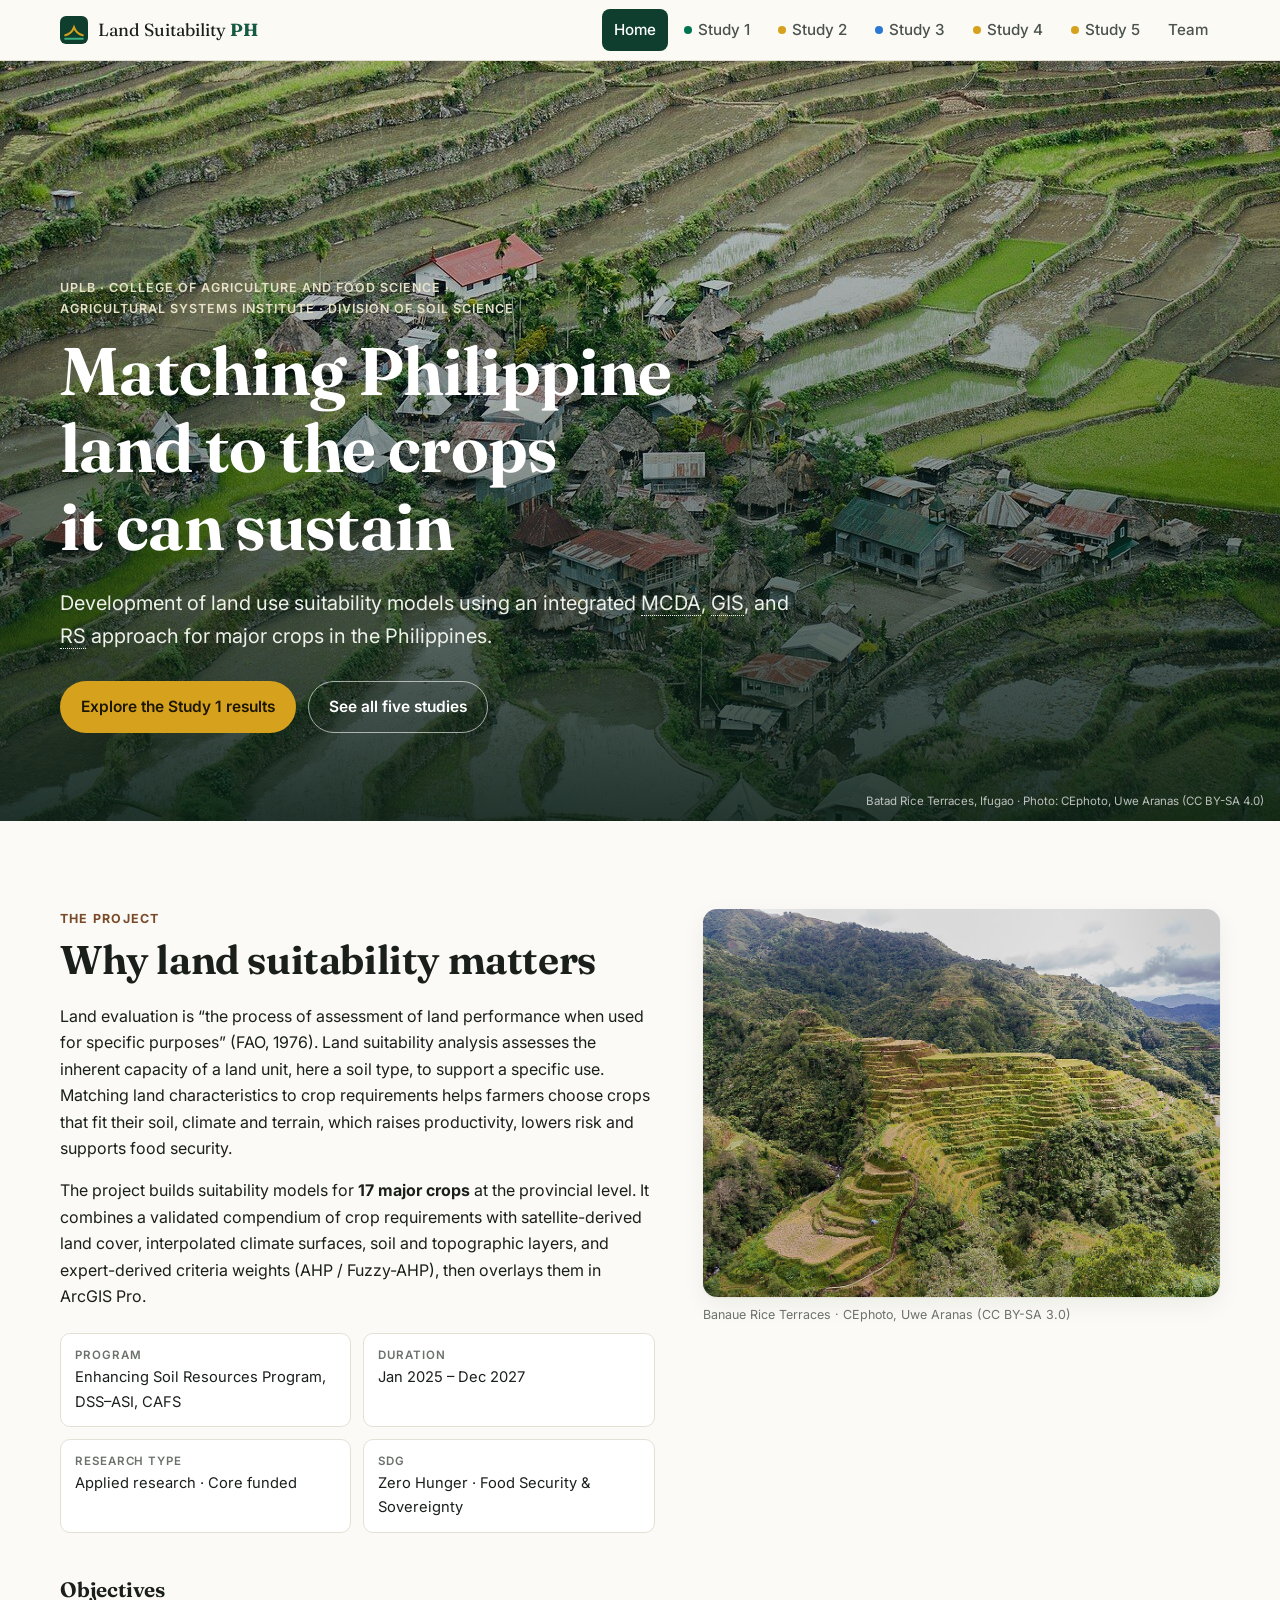
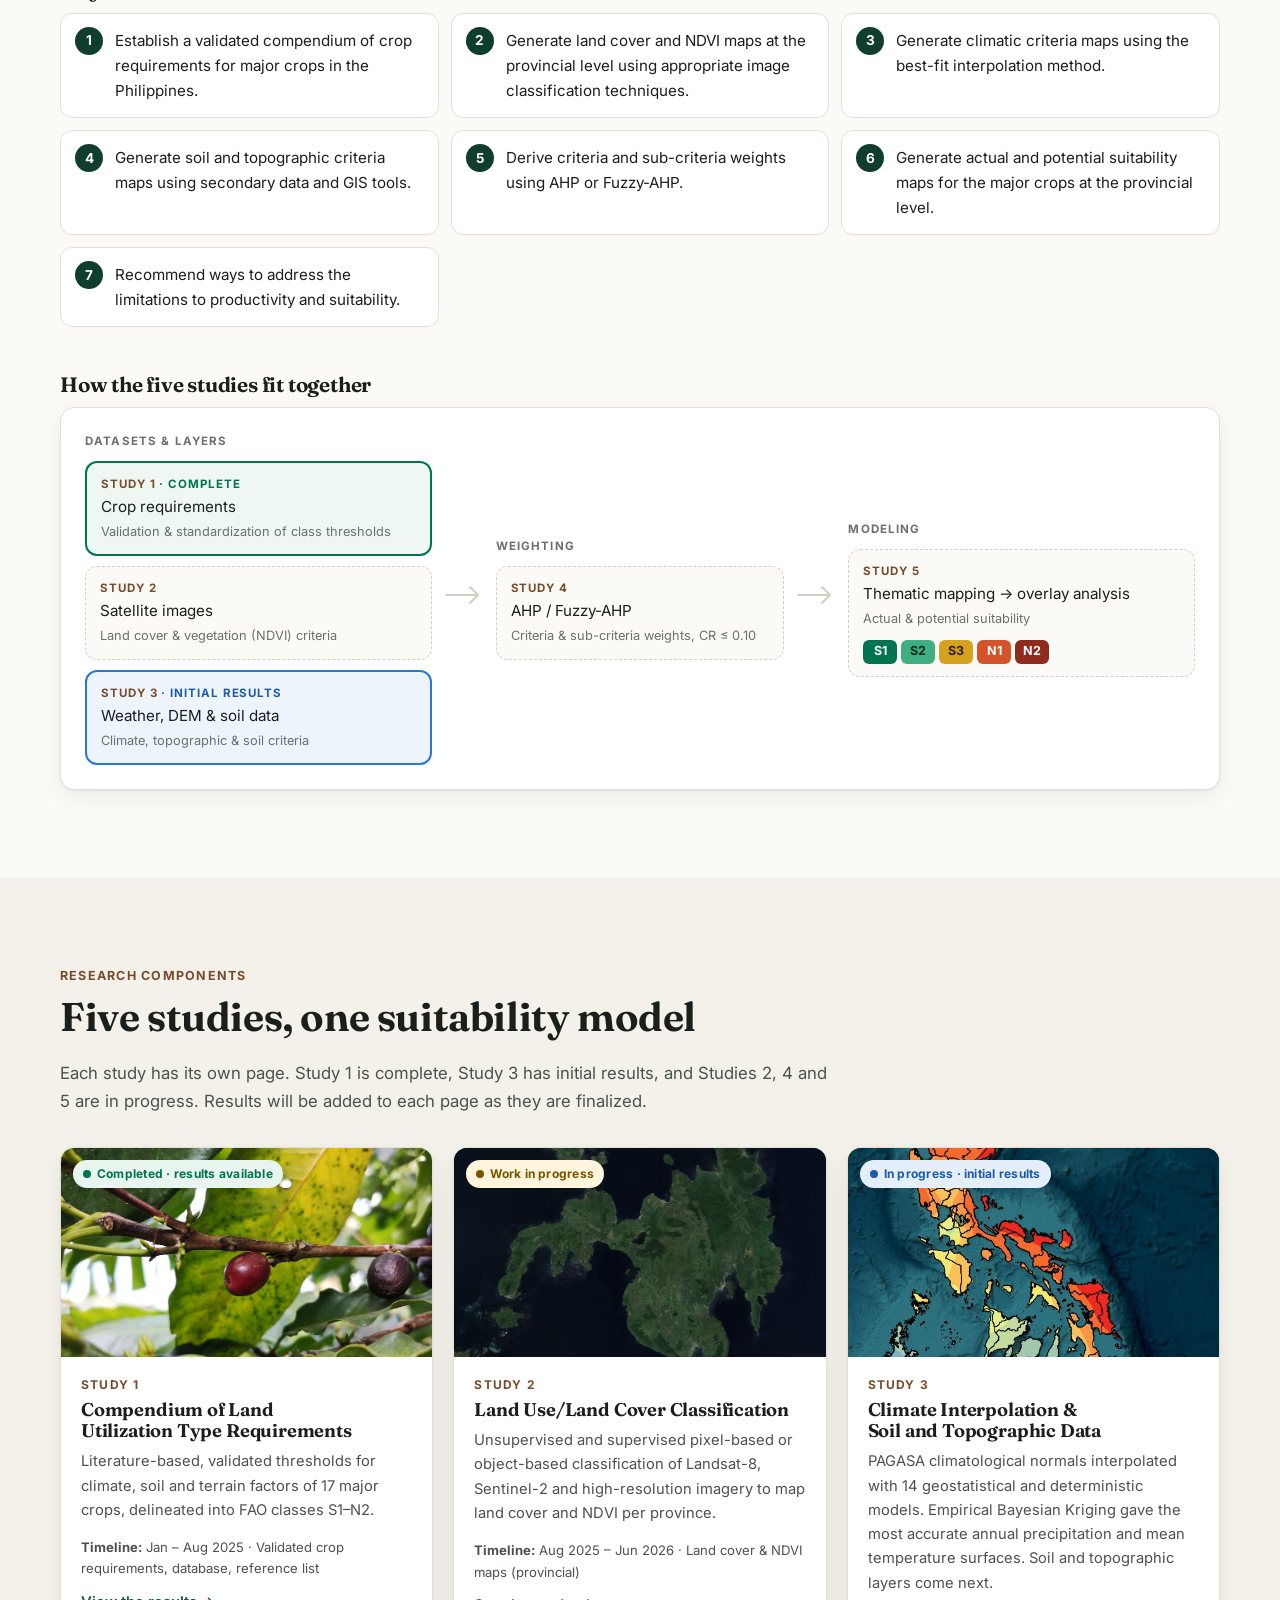
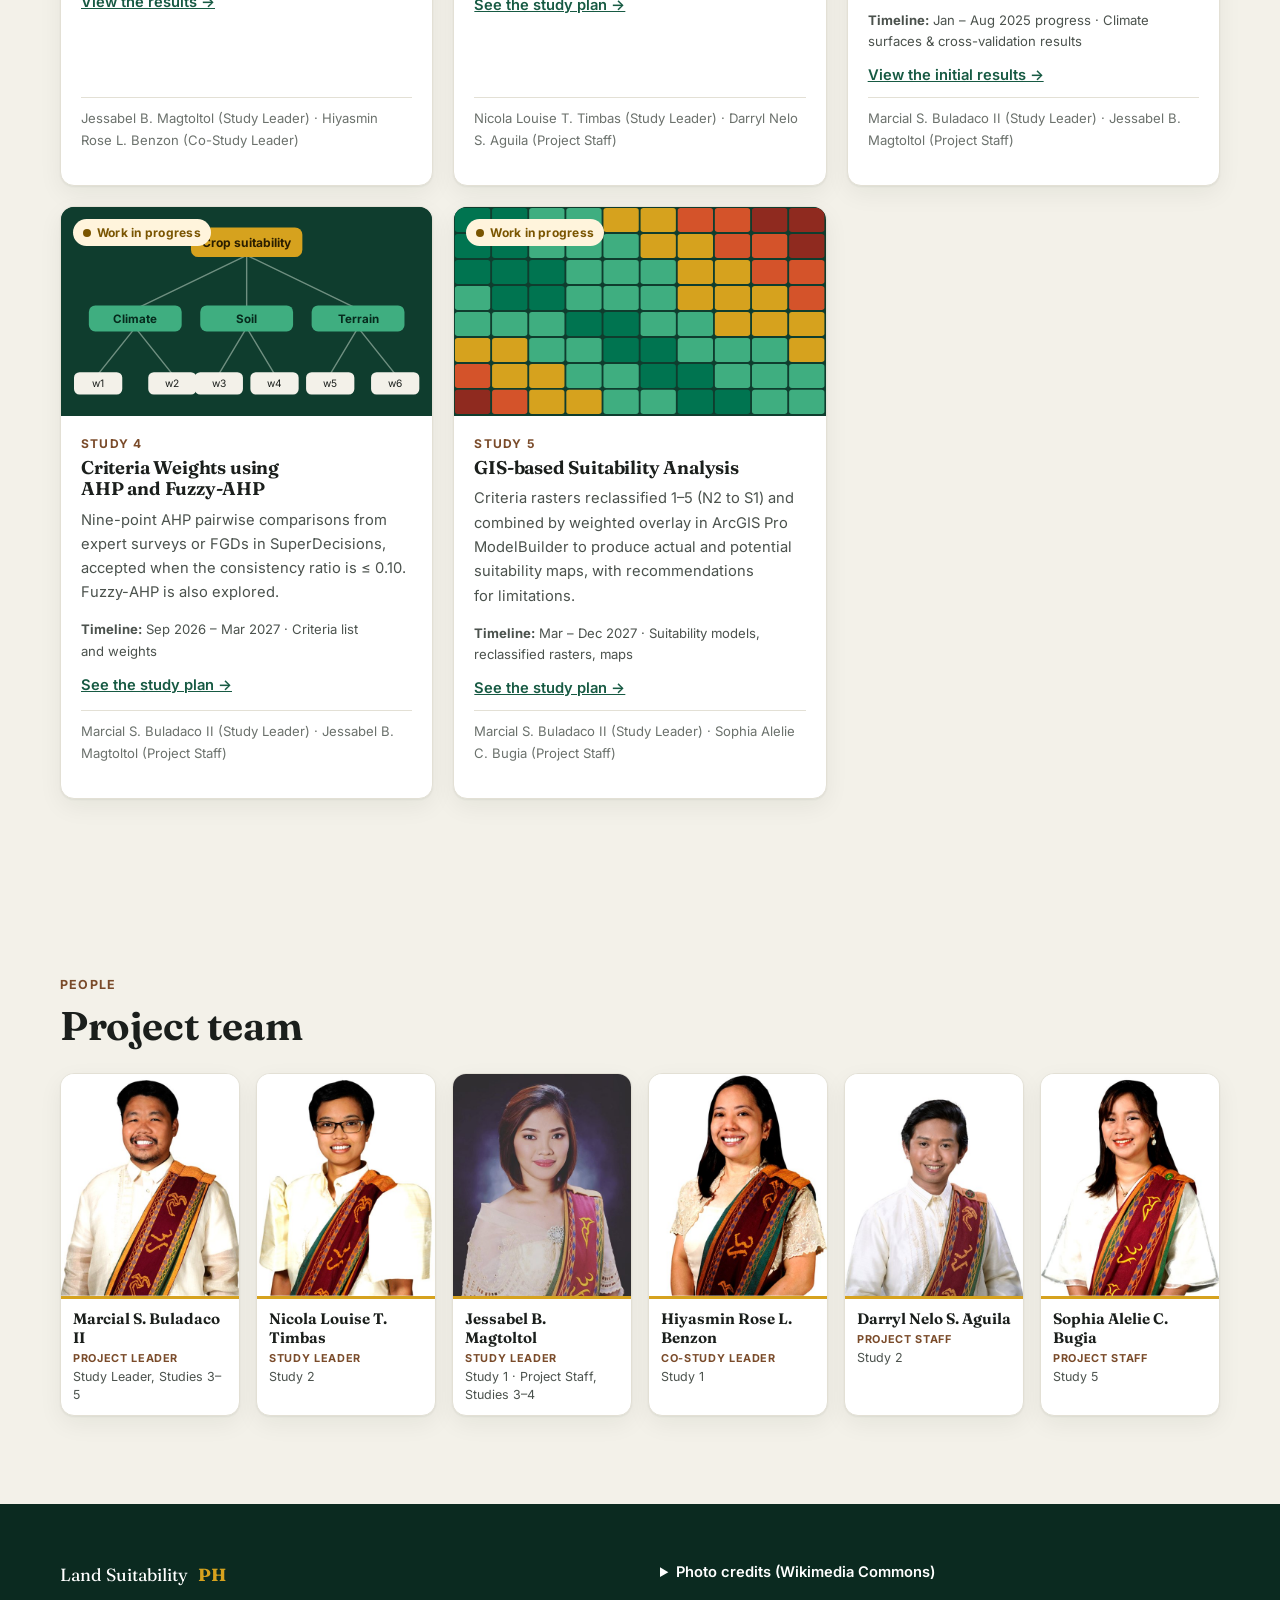
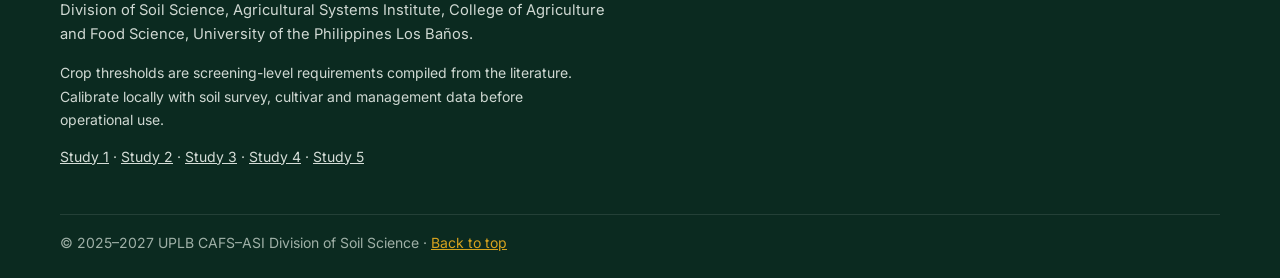
<file: docs/index.html>
<!doctype html>
<html lang="en">
<head>
<meta charset="utf-8">
<meta name="viewport" content="width=device-width, initial-scale=1">
<title>Land Suitability PH</title>
<meta name="description" content="Development of land use suitability models using integrated MCDA, GIS, and RS approach for major crops in the Philippines.">
<link rel="icon" href="data:image/svg+xml,%3Csvg xmlns='http://www.w3.org/2000/svg' viewBox='0 0 32 32'%3E%3Crect width='32' height='32' rx='7' fill='%230f3d2e'/%3E%3Cpath d='M6 22c5-1 8-4 10-9 2 5 5 8 10 9' stroke='%23d6a21e' stroke-width='2.4' fill='none' stroke-linecap='round'/%3E%3Cpath d='M6 26h20' stroke='%233fae80' stroke-width='2.4' stroke-linecap='round'/%3E%3C/svg%3E">
<link rel="preconnect" href="https://fonts.googleapis.com">
<link rel="preconnect" href="https://fonts.gstatic.com" crossorigin>
<link href="https://fonts.googleapis.com/css2?family=Fraunces:opsz,wght@9..144,500;9..144,650&family=Inter:wght@400;500;600;700&display=swap" rel="stylesheet">
<link rel="stylesheet" href="assets/css/style.css?v=6">
</head>
<body data-page="home">
<header id="site-header" class="nav"></header>
<main id="main">
<section class="hero">
  <img class="hero-img" src="assets/img/hero.jpg" alt="Aerial view of the Batad rice terraces in Ifugao, Philippines" fetchpriority="high">
  <div class="hero-shade"></div>
  <div class="hero-content wrap">
    <p class="eyebrow">UPLB · College of Agriculture and Food Science · Agricultural Systems Institute · Division of Soil Science</p>
    <h1>Matching Philippine land to the crops it can sustain</h1>
    <p class="lede">Development of land use suitability models using an integrated <abbr title="Multi-Criteria Decision Analysis">MCDA</abbr>, <abbr title="Geographic Information Systems">GIS</abbr>, and <abbr title="Remote Sensing">RS</abbr> approach for major crops in the Philippines.</p>
    <div class="hero-cta">
      <a class="btn btn-primary" href="study-1.html">Explore the Study 1 results</a>
      <a class="btn btn-ghost" href="#studies">See all five studies</a>
    </div>
  </div>
  <p class="hero-credit">Batad Rice Terraces, Ifugao · Photo: CEphoto, Uwe Aranas (CC BY-SA 4.0)</p>
</section>

<!-- ============ PROJECT ============ -->
<section id="project" class="section">
  <div class="wrap two-col">
    <div>
      <p class="kicker">The project</p>
      <h2>Why land suitability matters</h2>
      <p>Land evaluation is “the process of assessment of land performance when used for specific purposes” (FAO, 1976). Land suitability analysis assesses the inherent capacity of a land unit, here a soil type, to support a specific use. Matching land characteristics to crop requirements helps farmers choose crops that fit their soil, climate and terrain, which raises productivity, lowers risk and supports food security.</p>
      <p>The project builds suitability models for <strong>17 major crops</strong> at the provincial level. It combines a validated compendium of crop requirements with satellite-derived land cover, interpolated climate surfaces, soil and topographic layers, and expert-derived criteria weights (AHP / Fuzzy-AHP), then overlays them in ArcGIS Pro.</p>
      <div class="meta-grid">
        <div><span>Program</span>Enhancing Soil Resources Program, DSS–ASI, CAFS</div>
        <div><span>Duration</span>Jan 2025 – Dec 2027</div>
        <div><span>Research type</span>Applied research · Core funded</div>
        <div><span>SDG</span>Zero Hunger · Food Security &amp; Sovereignty</div>
      </div>
    </div>
    <figure class="project-fig">
      <img src="assets/img/terraces.jpg" alt="Banaue rice terraces carved into a green mountainside" loading="lazy">
      <figcaption>Banaue Rice Terraces · CEphoto, Uwe Aranas (CC BY-SA 3.0)</figcaption>
    </figure>
  </div>

  <div class="wrap">
    <h3 class="sub">Objectives</h3>
    <ol class="objectives">
      <li>Establish a validated compendium of crop requirements for major crops in the Philippines.</li>
      <li>Generate land cover and NDVI maps at the provincial level using appropriate image classification techniques.</li>
      <li>Generate climatic criteria maps using the best-fit interpolation method.</li>
      <li>Generate soil and topographic criteria maps using secondary data and GIS tools.</li>
      <li>Derive criteria and sub-criteria weights using AHP or Fuzzy-AHP.</li>
      <li>Generate actual and potential suitability maps for the major crops at the provincial level.</li>
      <li>Recommend ways to address the limitations to productivity and suitability.</li>
    </ol>

    <h3 class="sub">How the five studies fit together</h3>
    <div class="flow" role="img" aria-label="Schematic: Study 1 crop requirements, Study 2 satellite images, and Study 3 climate, elevation and soil data feed criteria layers; Study 4 AHP weights and these layers feed Study 5 thematic mapping, overlay analysis, and suitability classification S1 to N2.">
      <div class="flow-col">
        <div class="flow-tag">Datasets &amp; layers</div>
        <a class="flow-node s1 done" href="study-1.html"><b>Study 1</b>Crop requirements<small>Validation &amp; standardization of class thresholds</small></a>
        <a class="flow-node s2" href="study-2.html"><b>Study 2</b>Satellite images<small>Land cover &amp; vegetation (NDVI) criteria</small></a>
        <a class="flow-node s3 partial" href="study-3.html"><b>Study 3</b>Weather, DEM &amp; soil data<small>Climate, topographic &amp; soil criteria</small></a>
      </div>
      <div class="flow-arrow" aria-hidden="true"><svg viewBox="0 0 40 24"><path d="M2 12h32m-8-8 8 8-8 8" fill="none" stroke="currentColor" stroke-width="2" stroke-linecap="round" stroke-linejoin="round"/></svg></div>
      <div class="flow-col">
        <div class="flow-tag">Weighting</div>
        <a class="flow-node s4" href="study-4.html"><b>Study 4</b>AHP / Fuzzy-AHP<small>Criteria &amp; sub-criteria weights, CR ≤ 0.10</small></a>
      </div>
      <div class="flow-arrow" aria-hidden="true"><svg viewBox="0 0 40 24"><path d="M2 12h32m-8-8 8 8-8 8" fill="none" stroke="currentColor" stroke-width="2" stroke-linecap="round" stroke-linejoin="round"/></svg></div>
      <div class="flow-col">
        <div class="flow-tag">Modeling</div>
        <a class="flow-node s5" href="study-5.html"><b>Study 5</b>Thematic mapping → overlay analysis<small>Actual &amp; potential suitability</small>
          <span class="class-row"><i class="c-S1">S1</i><i class="c-S2">S2</i><i class="c-S3">S3</i><i class="c-N1">N1</i><i class="c-N2">N2</i></span>
        </a>
      </div>
    </div>
  </div>
</section>

<!-- ============ STUDIES ============ -->
<section id="studies" class="section alt">
  <div class="wrap">
    <p class="kicker">Research components</p>
    <h2>Five studies, one suitability model</h2>
    <p class="section-lede">Each study has its own page. Study 1 is complete, Study 3 has initial results, and Studies 2, 4 and 5 are in progress. Results will be added to each page as they are finalized.</p>
    <div class="study-grid" id="study-grid"></div>
  </div>
</section>

<!-- ============ TEAM ============ -->
<section id="team" class="section alt">
  <div class="wrap">
    <p class="kicker">People</p>
    <h2>Project team</h2>
    <div class="team-grid" id="team-grid"></div>
  </div>
</section>

</main>
<footer id="site-footer" class="footer"></footer>
<script src="assets/js/app.js?v=6"></script>
</body>
</html>
</file>
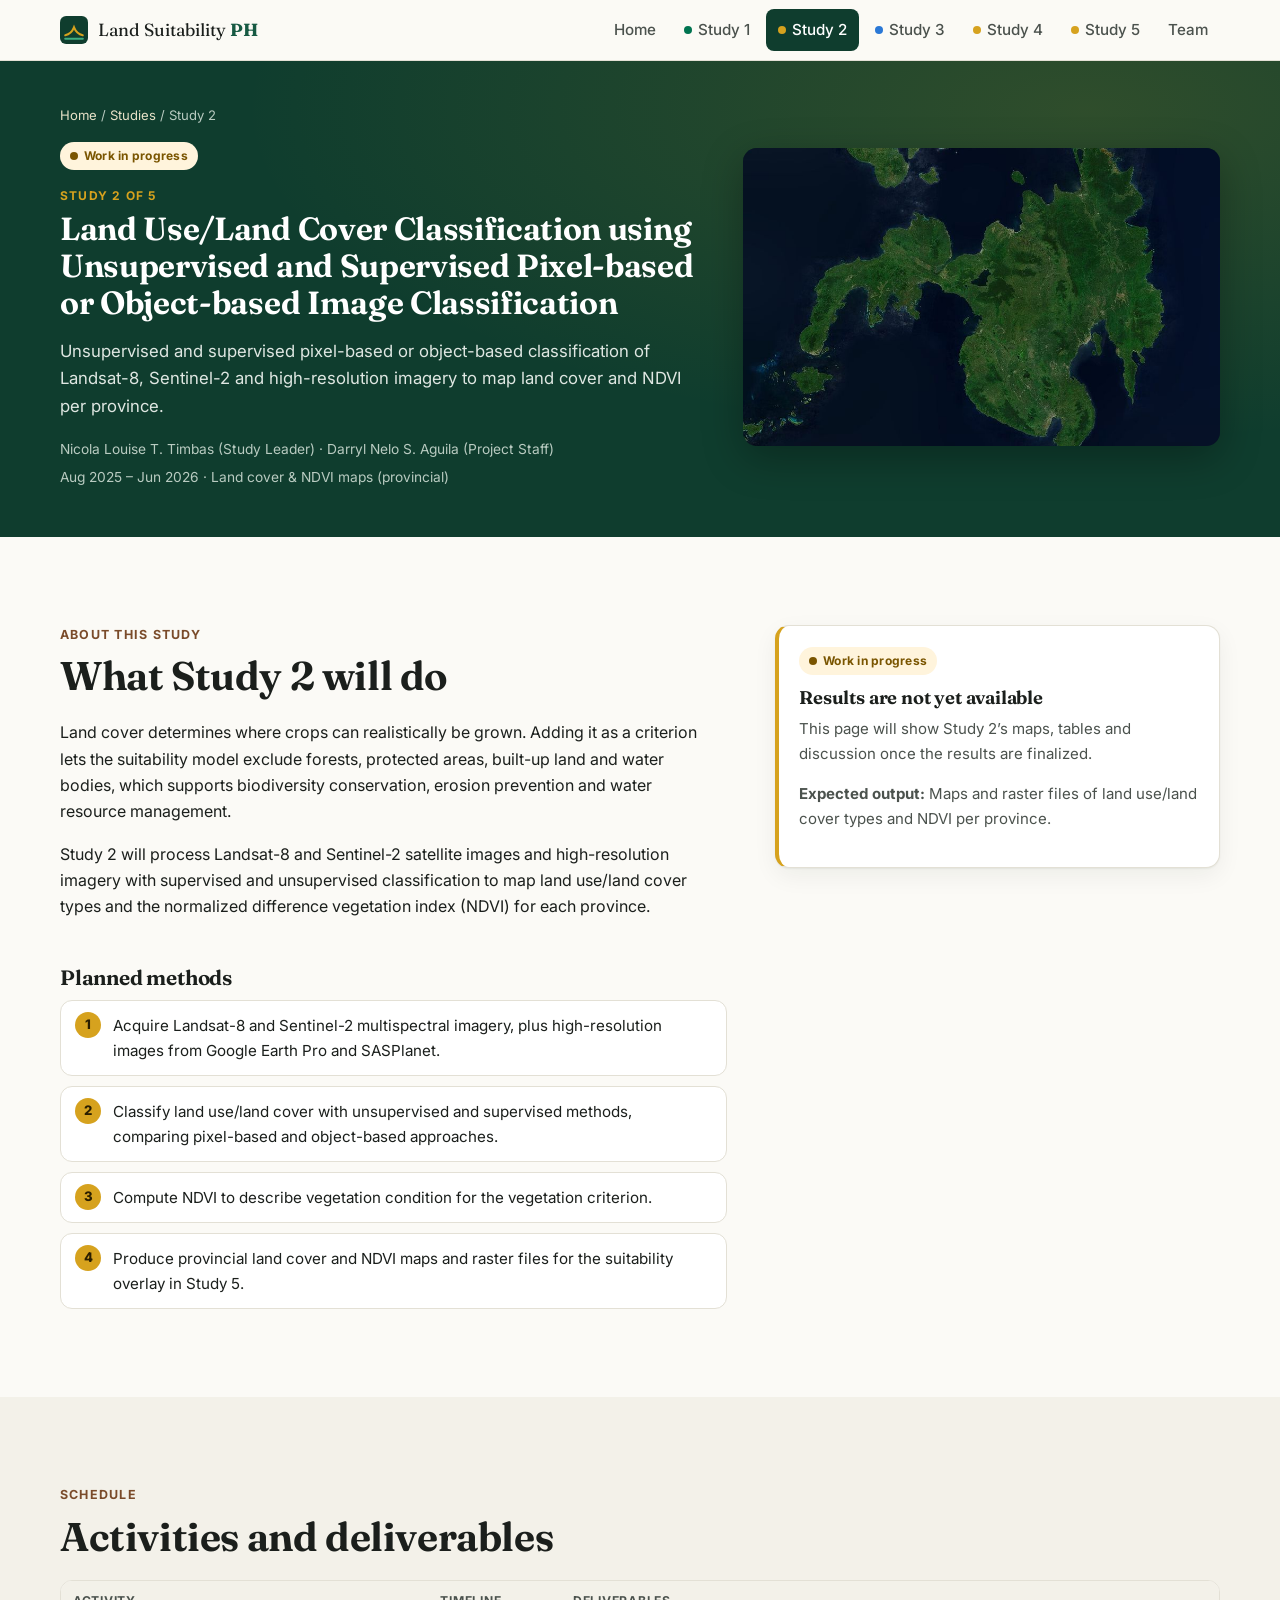
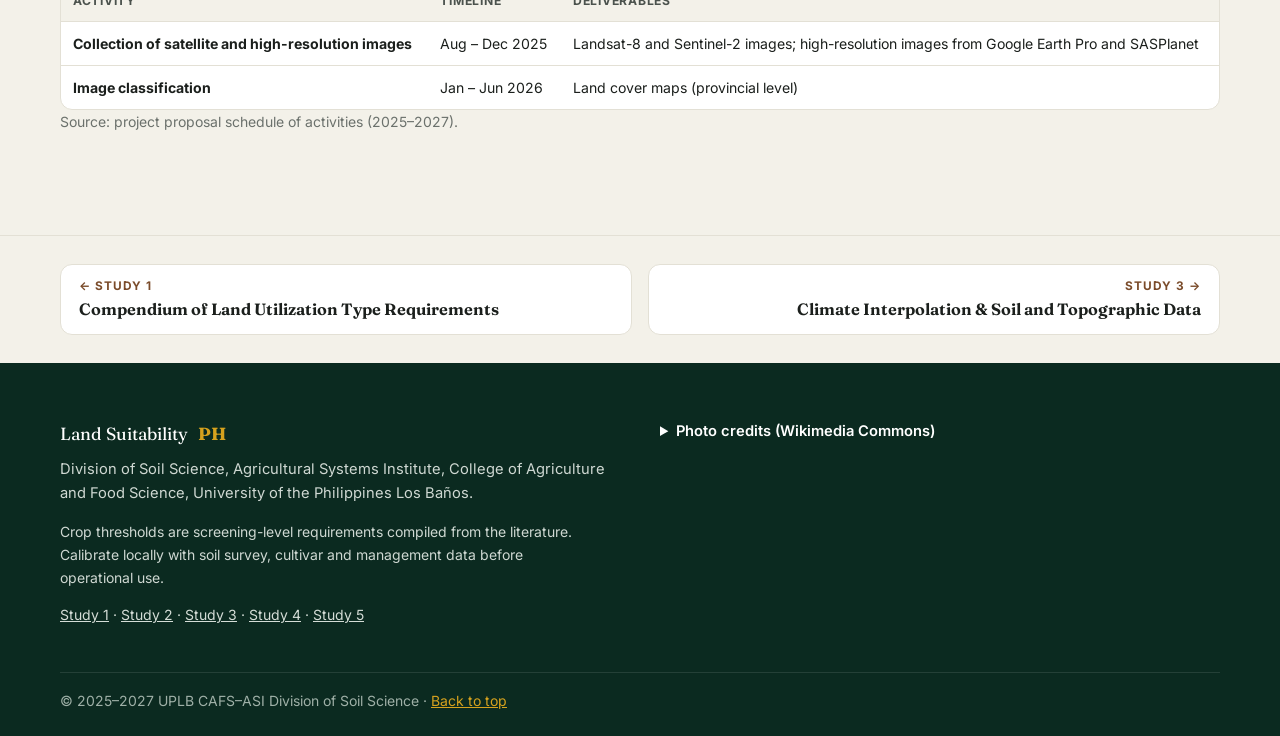
<file: docs/study-2.html>
<!doctype html>
<html lang="en">
<head>
<meta charset="utf-8">
<meta name="viewport" content="width=device-width, initial-scale=1">
<title>Study 2: Land Use/Land Cover Classification · Land Suitability PH</title>
<meta name="description" content="Study 2 of the Land Suitability PH project: Land Use/Land Cover Classification. Work in progress.">
<link rel="icon" href="data:image/svg+xml,%3Csvg xmlns='http://www.w3.org/2000/svg' viewBox='0 0 32 32'%3E%3Crect width='32' height='32' rx='7' fill='%230f3d2e'/%3E%3Cpath d='M6 22c5-1 8-4 10-9 2 5 5 8 10 9' stroke='%23d6a21e' stroke-width='2.4' fill='none' stroke-linecap='round'/%3E%3Cpath d='M6 26h20' stroke='%233fae80' stroke-width='2.4' stroke-linecap='round'/%3E%3C/svg%3E">
<link rel="preconnect" href="https://fonts.googleapis.com">
<link rel="preconnect" href="https://fonts.gstatic.com" crossorigin>
<link href="https://fonts.googleapis.com/css2?family=Fraunces:opsz,wght@9..144,500;9..144,650&family=Inter:wght@400;500;600;700&display=swap" rel="stylesheet">
<link rel="stylesheet" href="assets/css/style.css?v=6">
</head>
<body data-page="study-2">
<header id="site-header" class="nav"></header>
<main id="main">
<section class="page-hero" id="page-hero"></section>
<div id="study-plan"></div>
<nav class="study-pager" id="study-pager" aria-label="Other studies"></nav>
</main>
<footer id="site-footer" class="footer"></footer>
<script src="assets/js/app.js?v=6"></script>
</body>
</html>
</file>
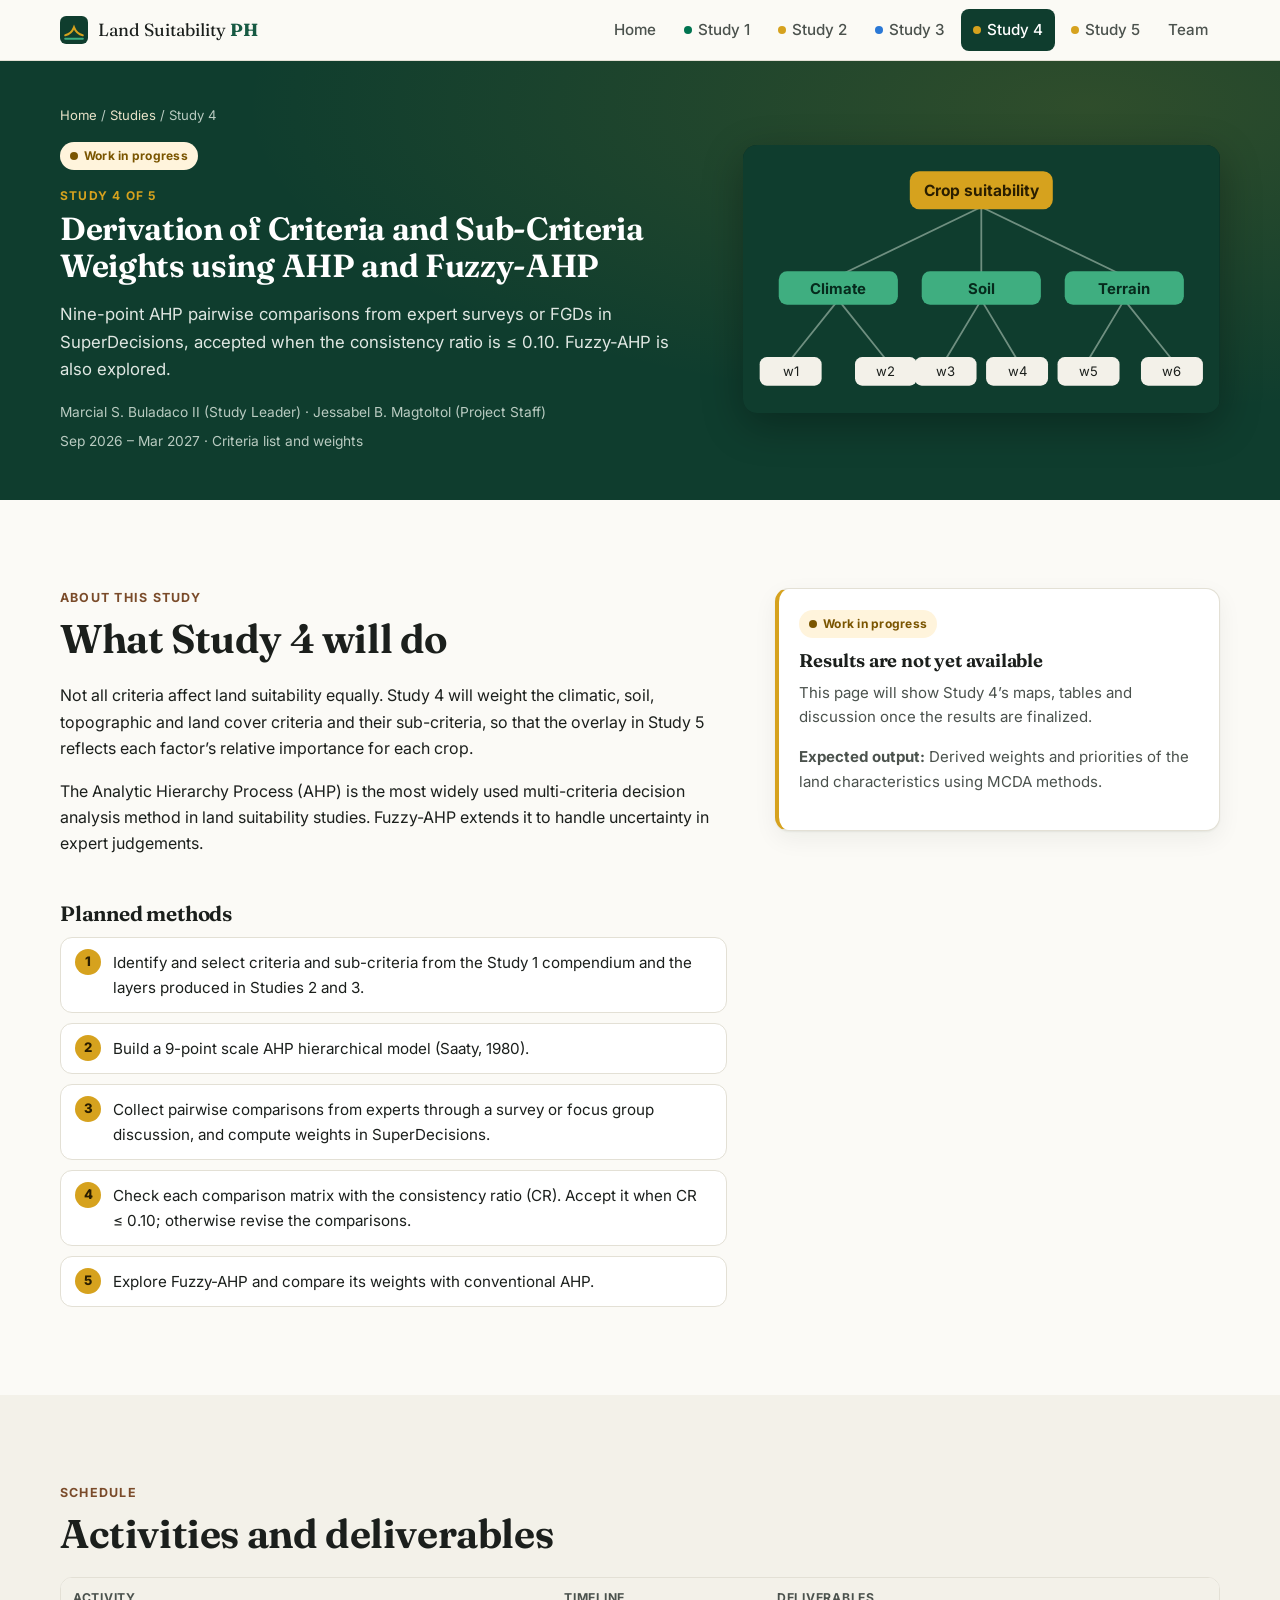
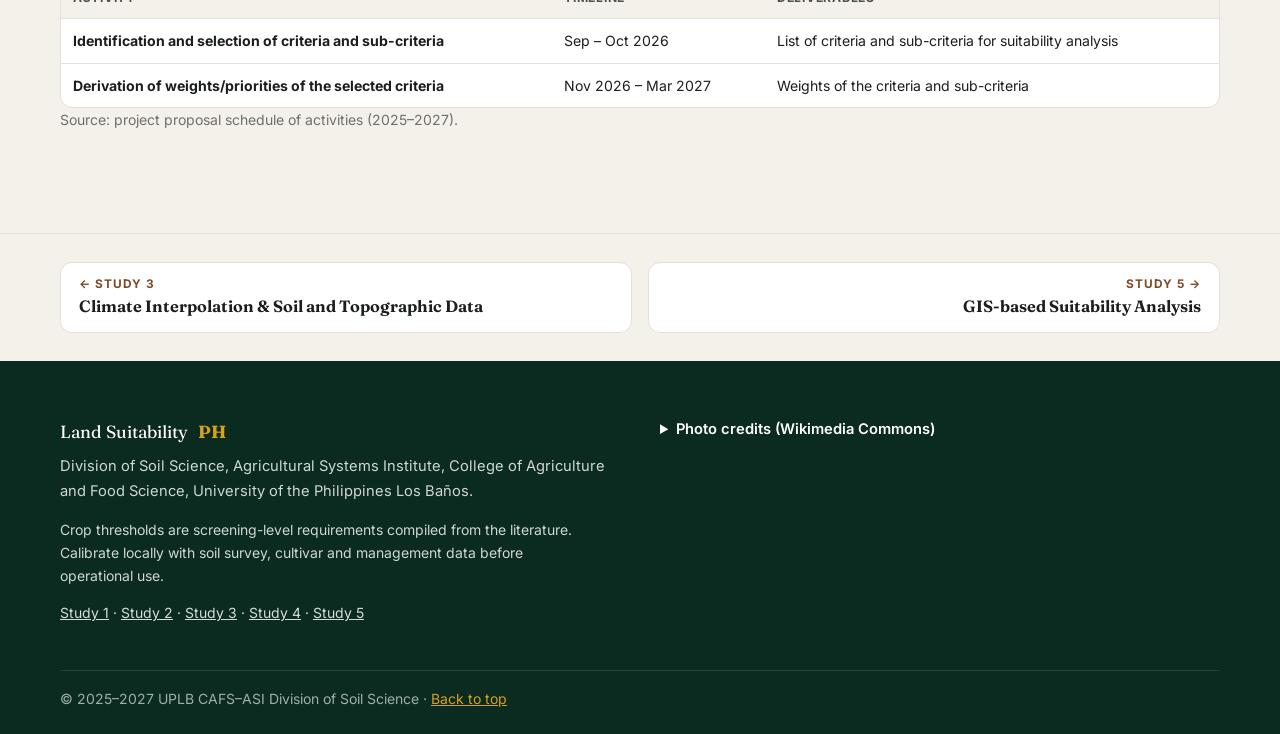
<file: docs/study-4.html>
<!doctype html>
<html lang="en">
<head>
<meta charset="utf-8">
<meta name="viewport" content="width=device-width, initial-scale=1">
<title>Study 4: Criteria Weights using AHP and Fuzzy-AHP · Land Suitability PH</title>
<meta name="description" content="Study 4 of the Land Suitability PH project: Criteria Weights using AHP and Fuzzy-AHP. Work in progress.">
<link rel="icon" href="data:image/svg+xml,%3Csvg xmlns='http://www.w3.org/2000/svg' viewBox='0 0 32 32'%3E%3Crect width='32' height='32' rx='7' fill='%230f3d2e'/%3E%3Cpath d='M6 22c5-1 8-4 10-9 2 5 5 8 10 9' stroke='%23d6a21e' stroke-width='2.4' fill='none' stroke-linecap='round'/%3E%3Cpath d='M6 26h20' stroke='%233fae80' stroke-width='2.4' stroke-linecap='round'/%3E%3C/svg%3E">
<link rel="preconnect" href="https://fonts.googleapis.com">
<link rel="preconnect" href="https://fonts.gstatic.com" crossorigin>
<link href="https://fonts.googleapis.com/css2?family=Fraunces:opsz,wght@9..144,500;9..144,650&family=Inter:wght@400;500;600;700&display=swap" rel="stylesheet">
<link rel="stylesheet" href="assets/css/style.css?v=6">
</head>
<body data-page="study-4">
<header id="site-header" class="nav"></header>
<main id="main">
<section class="page-hero" id="page-hero"></section>
<div id="study-plan"></div>
<nav class="study-pager" id="study-pager" aria-label="Other studies"></nav>
</main>
<footer id="site-footer" class="footer"></footer>
<script src="assets/js/app.js?v=6"></script>
</body>
</html>
</file>
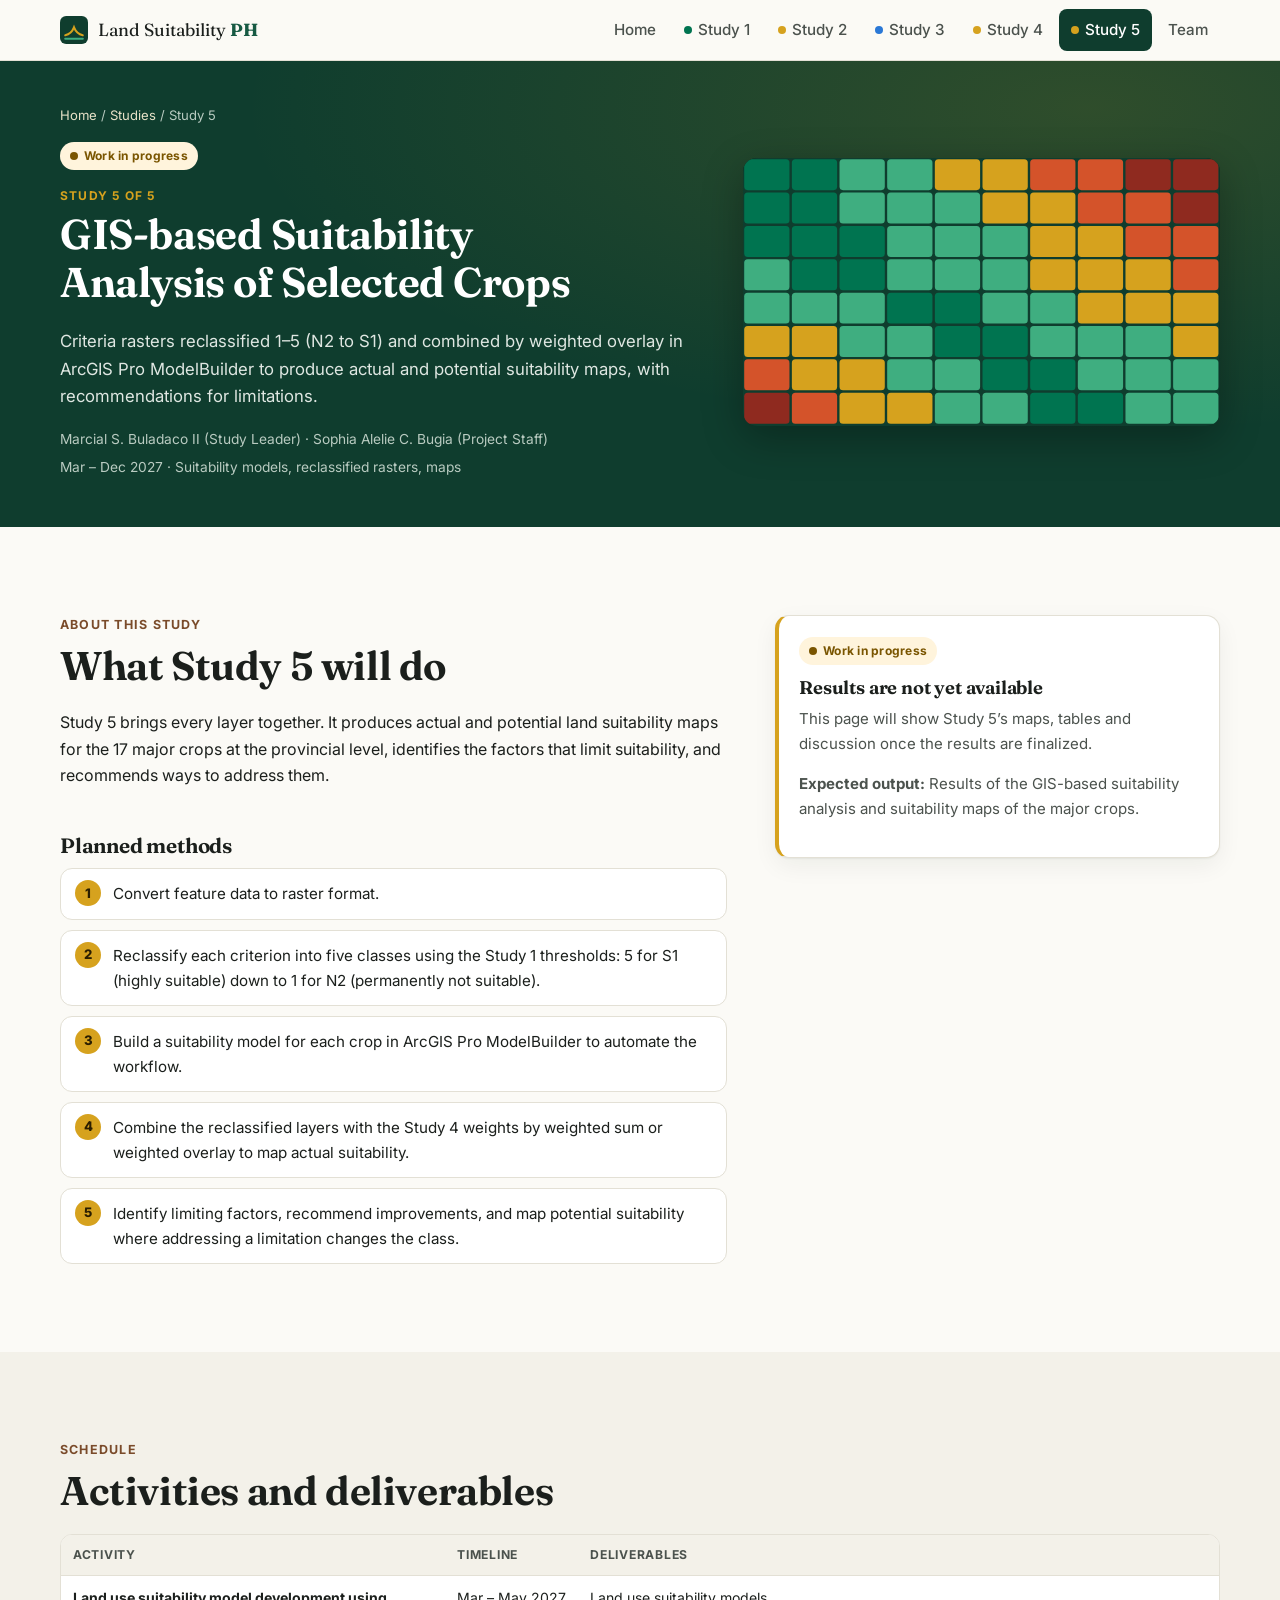
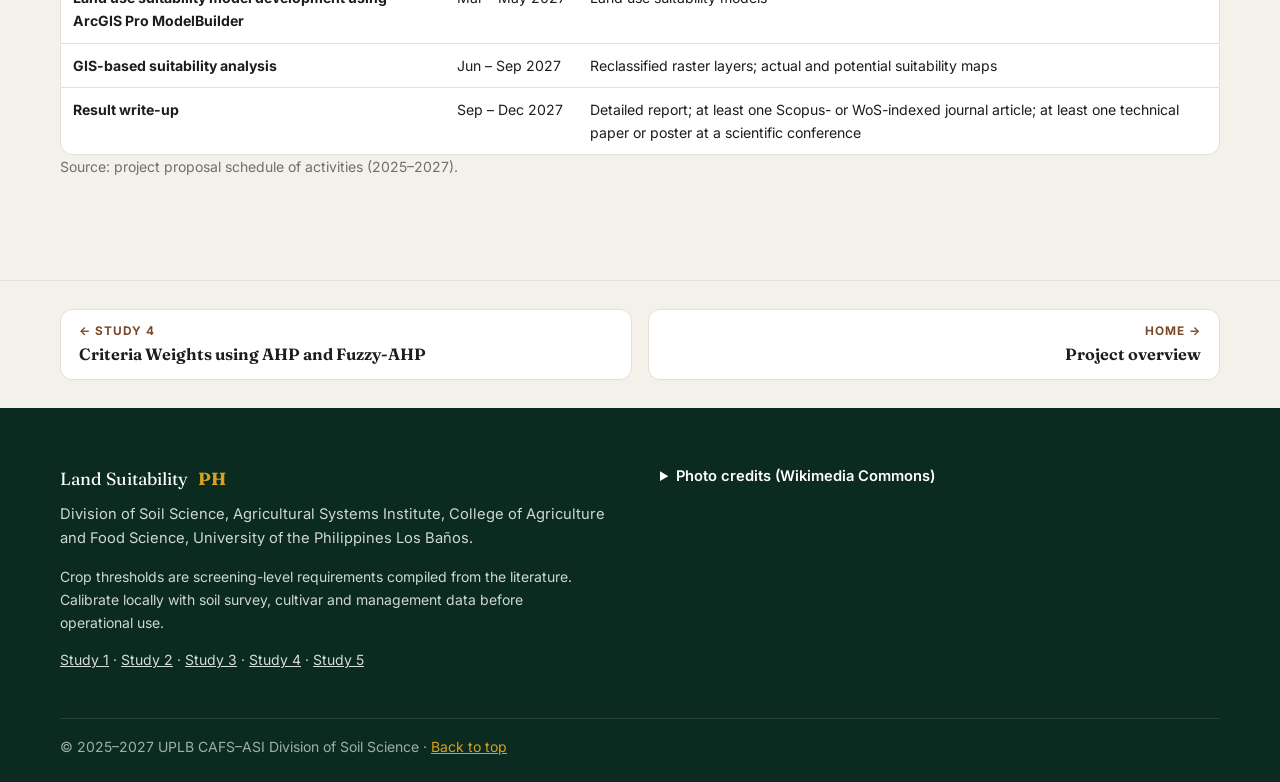
<file: docs/study-5.html>
<!doctype html>
<html lang="en">
<head>
<meta charset="utf-8">
<meta name="viewport" content="width=device-width, initial-scale=1">
<title>Study 5: GIS-based Suitability Analysis · Land Suitability PH</title>
<meta name="description" content="Study 5 of the Land Suitability PH project: GIS-based Suitability Analysis. Work in progress.">
<link rel="icon" href="data:image/svg+xml,%3Csvg xmlns='http://www.w3.org/2000/svg' viewBox='0 0 32 32'%3E%3Crect width='32' height='32' rx='7' fill='%230f3d2e'/%3E%3Cpath d='M6 22c5-1 8-4 10-9 2 5 5 8 10 9' stroke='%23d6a21e' stroke-width='2.4' fill='none' stroke-linecap='round'/%3E%3Cpath d='M6 26h20' stroke='%233fae80' stroke-width='2.4' stroke-linecap='round'/%3E%3C/svg%3E">
<link rel="preconnect" href="https://fonts.googleapis.com">
<link rel="preconnect" href="https://fonts.gstatic.com" crossorigin>
<link href="https://fonts.googleapis.com/css2?family=Fraunces:opsz,wght@9..144,500;9..144,650&family=Inter:wght@400;500;600;700&display=swap" rel="stylesheet">
<link rel="stylesheet" href="assets/css/style.css?v=6">
</head>
<body data-page="study-5">
<header id="site-header" class="nav"></header>
<main id="main">
<section class="page-hero" id="page-hero"></section>
<div id="study-plan"></div>
<nav class="study-pager" id="study-pager" aria-label="Other studies"></nav>
</main>
<footer id="site-footer" class="footer"></footer>
<script src="assets/js/app.js?v=6"></script>
</body>
</html>
</file>
<file: docs/assets/css/style.css>
/* Land Suitability PH: styles */
:root {
  color-scheme: light;
  --paper: #fbfaf6;
  --paper-2: #f3f1e9;
  --card: #ffffff;
  --ink: #1b1f1c;
  --ink-2: #4b524d;
  --muted: #6b716c;
  --line: #e3e0d5;
  --line-2: #d3cfc2;
  --forest: #0f3d2e;
  --forest-2: #175a43;
  --leaf: #3fae80;
  --soil: #7a4b2a;
  --gold: #d6a21e;
  /* FAO suitability classes (validated for CVD separation; always shown with a text label) */
  --S1: #007450;
  --S2: #3fae80;
  --S3: #d6a21e;
  --N1: #d4532a;
  --N2: #8f2a1f;
  --radius: 14px;
  --shadow: 0 1px 2px rgba(20, 30, 25, .06), 0 8px 24px rgba(20, 30, 25, .06);
  --serif: "Fraunces", Georgia, "Times New Roman", serif;
  --sans: "Inter", system-ui, -apple-system, "Segoe UI", Roboto, sans-serif;
}

*, *::before, *::after { box-sizing: border-box; }
html { scroll-behavior: smooth; scroll-padding-top: 72px; }
body {
  margin: 0;
  background: var(--paper);
  color: var(--ink);
  font: 16px/1.65 var(--sans);
  -webkit-font-smoothing: antialiased;
  overflow-x: hidden;
}
img { max-width: 100%; display: block; }
a { color: var(--forest-2); }
a:hover { color: var(--forest); }
abbr { text-decoration: none; border-bottom: 1px dotted currentColor; cursor: help; }
h1, h2, h3 { font-family: var(--serif); font-weight: 650; line-height: 1.15; margin: 0 0 .5em; letter-spacing: -.01em; text-wrap: balance; }
h2 { font-size: clamp(1.75rem, 3.6vw, 2.5rem); }
h3 { font-size: 1.2rem; }
p { margin: 0 0 1em; text-wrap: pretty; }
.wrap { width: min(1160px, 100% - 32px); margin-inline: auto; }
.muted { color: var(--muted); }
.small { font-size: .875rem; }
:focus-visible { outline: 3px solid var(--gold); outline-offset: 2px; border-radius: 4px; }

/* ---------- nav ---------- */
.nav { position: sticky; top: 0; z-index: 50; background: rgba(251, 250, 246, .9); backdrop-filter: saturate(1.4) blur(10px); border-bottom: 1px solid var(--line); }
.nav-inner { display: flex; align-items: center; justify-content: space-between; height: 60px; width: min(1160px, 100% - 32px); margin-inline: auto; }
.brand { display: flex; align-items: center; gap: 10px; font-family: var(--serif); font-size: 1.1rem; color: var(--ink); text-decoration: none; }
.brand b { color: var(--forest-2); }
.brand.light { color: #fff; margin-bottom: .5em; }
.brand.light b { color: var(--gold); }
.nav-links { display: flex; gap: 4px; }
.nav-links a { padding: 8px 12px; border-radius: 8px; text-decoration: none; color: var(--ink-2); font-weight: 500; font-size: .95rem; }
.nav-links a:hover, .nav-links a.active { background: var(--paper-2); color: var(--forest); }
.nav-toggle { display: none; background: none; border: 0; padding: 10px; cursor: pointer; }
.nav-toggle span { display: block; width: 22px; height: 2px; background: var(--ink); margin: 5px 0; border-radius: 2px; transition: transform .2s; }
@media (max-width: 860px) {
  .nav-toggle { display: block; }
  .nav-links { position: absolute; top: 60px; left: 0; right: 0; flex-direction: column; background: var(--paper); border-bottom: 1px solid var(--line); padding: 8px 16px 16px; display: none; }
  .nav-links.open { display: flex; }
  .nav-links a { padding: 12px; }
}

/* ---------- hero ---------- */
.hero { position: relative; min-height: min(86vh, 760px); display: flex; align-items: flex-end; color: #fff; overflow: hidden; background: var(--forest); }
.hero-img { position: absolute; inset: 0; width: 100%; height: 100%; object-fit: cover; }
.hero-shade { position: absolute; inset: 0; background: linear-gradient(180deg, rgba(8, 28, 20, .15) 0%, rgba(8, 28, 20, .35) 40%, rgba(8, 28, 20, .88) 100%); }
.hero-content { position: relative; padding: 120px 0 88px; }
.eyebrow { text-transform: uppercase; letter-spacing: .08em; font-size: .78rem; font-weight: 600; color: #e8e2c8; max-width: 60ch; }
.hero h1 { font-size: clamp(2.2rem, 6vw, 4.2rem); max-width: 16ch; margin-bottom: .35em; }
.lede { font-size: clamp(1.05rem, 1.8vw, 1.25rem); max-width: 58ch; color: #eef0ea; }
.hero-cta { display: flex; flex-wrap: wrap; gap: 12px; margin-top: 28px; }
.hero-credit { position: absolute; right: 16px; bottom: 10px; margin: 0; font-size: .72rem; color: rgba(255, 255, 255, .7); }
@media (max-width: 600px) { .hero-credit { left: 16px; right: auto; } .hero-content { padding-bottom: 72px; } }

.btn { display: inline-flex; align-items: center; justify-content: center; gap: 8px; padding: 12px 20px; border-radius: 999px; font-weight: 600; text-decoration: none; border: 1.5px solid transparent; transition: transform .15s, background .15s; cursor: pointer; font-size: .97rem; }
.btn:hover { transform: translateY(-1px); }
.btn-primary { background: var(--gold); color: #1d1600; }
.btn-primary:hover { background: #e6b12b; color: #1d1600; }
.btn-ghost { border-color: rgba(255, 255, 255, .6); color: #fff; }
.btn-ghost:hover { background: rgba(255, 255, 255, .12); color: #fff; }
.btn-outline { border-color: var(--forest-2); color: var(--forest-2); background: transparent; }
.btn-outline:hover { background: var(--forest-2); color: #fff; }

/* ---------- stats ---------- */
.stats { background: var(--forest); color: #fff; }
.stats-grid { display: grid; grid-template-columns: repeat(5, 1fr); }
.stat { padding: 26px 12px; text-align: center; border-left: 1px solid rgba(255, 255, 255, .12); }
.stat:first-child { border-left: 0; }
.stat-num { display: block; font-family: var(--serif); font-size: clamp(1.8rem, 4vw, 2.6rem); color: var(--gold); line-height: 1.1; }
.stat-lbl { font-size: .85rem; color: #d5ddd7; }
@media (max-width: 760px) {
  .stats-grid { grid-template-columns: repeat(2, 1fr); }
  .stat { border-left: 0; border-top: 1px solid rgba(255, 255, 255, .12); }
  .stat:nth-child(-n+2) { border-top: 0; }
  .stat:last-child { grid-column: span 2; }
}

/* ---------- sections ---------- */
.section { padding: 88px 0; }
.section.alt { background: var(--paper-2); }
.kicker { text-transform: uppercase; letter-spacing: .1em; font-size: .78rem; font-weight: 700; color: var(--soil); margin-bottom: .6em; }
.section-lede { max-width: 70ch; color: var(--ink-2); font-size: 1.05rem; }
.sub { margin-top: 2.2em; font-size: 1.3rem; }
.two-col { display: grid; grid-template-columns: 1.15fr 1fr; gap: 48px; align-items: start; }
.two-col.narrow-right { grid-template-columns: 1.5fr 1fr; }
@media (max-width: 900px) { .two-col, .two-col.narrow-right { grid-template-columns: 1fr; gap: 28px; } }

.project-fig { margin: 0; }
.project-fig img { border-radius: var(--radius); aspect-ratio: 4/3; object-fit: cover; width: 100%; box-shadow: var(--shadow); }
.project-fig figcaption { font-size: .78rem; color: var(--muted); margin-top: 8px; }
.meta-grid { display: grid; grid-template-columns: 1fr 1fr; gap: 12px; margin-top: 24px; }
.meta-grid div { background: var(--card); border: 1px solid var(--line); border-radius: 10px; padding: 12px 14px; font-size: .92rem; }
.meta-grid span { display: block; font-size: .72rem; text-transform: uppercase; letter-spacing: .08em; color: var(--muted); font-weight: 600; }
@media (max-width: 520px) { .meta-grid { grid-template-columns: 1fr; } }

.objectives { counter-reset: o; list-style: none; padding: 0; margin: 0; display: grid; grid-template-columns: repeat(auto-fill, minmax(300px, 1fr)); gap: 12px; }
.objectives li { counter-increment: o; position: relative; background: var(--card); border: 1px solid var(--line); border-radius: 12px; padding: 14px 16px 14px 54px; font-size: .95rem; }
.objectives li::before { content: counter(o); position: absolute; left: 14px; top: 13px; width: 28px; height: 28px; border-radius: 50%; background: var(--forest); color: #fff; display: grid; place-items: center; font-weight: 700; font-size: .85rem; }
@media (max-width: 400px) { .objectives { grid-template-columns: 1fr; } }

/* flow diagram */
.flow { display: grid; grid-template-columns: 1.2fr auto 1fr auto 1.2fr; align-items: center; gap: 12px; background: var(--card); border: 1px solid var(--line); border-radius: var(--radius); padding: 24px; box-shadow: var(--shadow); }
.flow-col { display: flex; flex-direction: column; gap: 10px; }
.flow-tag { font-size: .72rem; text-transform: uppercase; letter-spacing: .1em; color: var(--muted); font-weight: 700; }
.flow-node { border: 1.5px dashed var(--line-2); border-radius: 12px; padding: 12px 14px; font-size: .95rem; background: var(--paper); }
.flow-node b { display: block; font-size: .72rem; text-transform: uppercase; letter-spacing: .08em; color: var(--soil); }
.flow-node small { display: block; color: var(--muted); font-size: .8rem; margin-top: 2px; }
.flow-node.done { border: 2px solid var(--S1); background: #eef7f2; }
.flow-node.done b::after { content: " · complete"; color: var(--S1); }
.flow-arrow { color: var(--line-2); width: 40px; }
.class-row { display: flex; gap: 4px; margin-top: 10px; flex-wrap: wrap; }
@media (max-width: 820px) {
  .flow { grid-template-columns: 1fr; }
  .flow-arrow { transform: rotate(90deg); justify-self: center; }
}

/* class chips */
i[class^="c-"] { display: inline-grid; place-items: center; min-width: 34px; height: 24px; padding: 0 6px; border-radius: 6px; font-style: normal; font-weight: 700; font-size: .78rem; color: #fff; letter-spacing: .02em; }
.c-S1 { background: var(--S1); }
.c-S2 { background: var(--S2); color: #062a1c !important; }
.c-S3 { background: var(--S3); color: #2a1e00 !important; }
.c-N1 { background: var(--N1); }
.c-N2 { background: var(--N2); }
.nd { display: inline-block; padding: 0 6px; border-radius: 5px; background: var(--paper-2); border: 1px solid var(--line-2); font-size: .8rem; font-weight: 600; color: var(--muted); }

/* ---------- studies ---------- */
.study-grid { display: grid; grid-template-columns: repeat(auto-fill, minmax(320px, 1fr)); gap: 20px; margin-top: 32px; }
.study { background: var(--card); border: 1px solid var(--line); border-radius: var(--radius); overflow: hidden; display: flex; flex-direction: column; box-shadow: var(--shadow); }
.study-media { aspect-ratio: 16/9; background: var(--forest); position: relative; overflow: hidden; }
.study-media img { width: 100%; height: 100%; object-fit: cover; }
.study.wip .study-media img { filter: saturate(.55); }
.study-media .badge { position: absolute; top: 12px; left: 12px; }
.study-media svg { width: 100%; height: 100%; }
.badge { display: inline-flex; align-items: center; gap: 6px; padding: 4px 10px; border-radius: 999px; font-size: .75rem; font-weight: 700; letter-spacing: .02em; }
.badge.done { background: #e7f5ee; color: var(--S1); }
.badge.wip { background: #fff4dc; color: #7a5500; }
.badge .dot { width: 8px; height: 8px; border-radius: 50%; background: currentColor; }
.badge.wip .dot { animation: pulse 1.6s ease-in-out infinite; }
@keyframes pulse { 50% { opacity: .3; } }
.study-body { padding: 18px 20px 20px; display: flex; flex-direction: column; flex: 1; }
.study-num { font-size: .75rem; text-transform: uppercase; letter-spacing: .1em; color: var(--soil); font-weight: 700; }
.study h3 { margin: 4px 0 8px; font-size: 1.15rem; }
.study p { font-size: .92rem; color: var(--ink-2); }
.study .people { font-size: .82rem; color: var(--muted); margin-top: auto; padding-top: 10px; border-top: 1px solid var(--line); }
.study .timeline { font-size: .82rem; color: var(--ink-2); margin-bottom: 10px; }
.study a.study-link { font-weight: 600; font-size: .92rem; margin-bottom: 10px; }
@media (prefers-reduced-motion: reduce) { .badge.wip .dot { animation: none; } html { scroll-behavior: auto; } }

/* ---------- compendium ---------- */
.lead-by { font-size: .92rem; color: var(--ink-2); }
.legend-card { background: var(--card); border: 1px solid var(--line); border-radius: var(--radius); padding: 20px; box-shadow: var(--shadow); }
.legend-card h3 { font-size: 1.05rem; }
.legend { list-style: none; margin: 0; padding: 0; display: grid; gap: 10px; }
.legend li { display: grid; grid-template-columns: 40px 1fr; gap: 10px; align-items: start; font-size: .88rem; color: var(--ink-2); }
.legend li b { display: block; color: var(--ink); font-size: .92rem; }
.legend.inline { display: flex; flex-wrap: wrap; gap: 6px 16px; }
.legend.inline li { display: flex; align-items: center; gap: 6px; font-size: .82rem; }

.toolbar { display: flex; flex-wrap: wrap; gap: 12px; justify-content: space-between; align-items: center; margin: 40px 0 20px; }
.chips { display: flex; flex-wrap: wrap; gap: 8px; }
.chip { border: 1.5px solid var(--line-2); background: var(--card); color: var(--ink-2); padding: 7px 14px; border-radius: 999px; font: 600 .88rem var(--sans); cursor: pointer; }
.chip:hover { border-color: var(--forest-2); }
.chip[aria-pressed="true"] { background: var(--forest); border-color: var(--forest); color: #fff; }
.chip .n { opacity: .65; font-weight: 500; margin-left: 4px; }
.search { display: flex; align-items: center; gap: 8px; background: var(--card); border: 1.5px solid var(--line-2); border-radius: 999px; padding: 0 14px; color: var(--muted); min-width: 240px; }
.search.wide { max-width: 520px; margin: 8px 0 8px; }
.search input { border: 0; outline: 0; background: transparent; font: 400 .95rem var(--sans); padding: 10px 0; width: 100%; color: var(--ink); }
.search:focus-within { border-color: var(--forest-2); }
@media (max-width: 560px) { .search { min-width: 0; width: 100%; } }

.crop-grid { display: grid; grid-template-columns: repeat(auto-fill, minmax(250px, 1fr)); gap: 18px; }
.crop-card { background: var(--card); border: 1px solid var(--line); border-radius: var(--radius); overflow: hidden; cursor: pointer; text-align: left; padding: 0; font: inherit; color: inherit; display: flex; flex-direction: column; box-shadow: var(--shadow); transition: transform .18s, box-shadow .18s; }
.crop-card:hover { transform: translateY(-3px); box-shadow: 0 2px 4px rgba(20, 30, 25, .08), 0 16px 36px rgba(20, 30, 25, .12); }
.crop-card .ph { aspect-ratio: 4/3; overflow: hidden; position: relative; background: var(--paper-2); }
.crop-card .ph img { width: 100%; height: 100%; object-fit: cover; transition: transform .4s; }
.crop-card:hover .ph img { transform: scale(1.04); }
.crop-card .ph .pill { position: absolute; left: 10px; top: 10px; }
.pill { display: inline-block; padding: 3px 10px; border-radius: 999px; background: rgba(255, 255, 255, .92); color: var(--forest); font-size: .72rem; font-weight: 700; letter-spacing: .04em; text-transform: uppercase; }
.crop-card .cb { padding: 14px 16px 16px; display: flex; flex-direction: column; gap: 2px; flex: 1; }
.crop-card h3 { font-size: 1.15rem; margin: 0; }
.crop-card .sci { font-style: italic; color: var(--muted); font-size: .88rem; }
.crop-card .snap { display: grid; grid-template-columns: auto 1fr; gap: 3px 10px; margin-top: 10px; font-size: .82rem; }
.crop-card .snap dt { color: var(--muted); }
.crop-card .snap dd { margin: 0; font-weight: 600; font-variant-numeric: tabular-nums; }
.crop-card .more { margin-top: 12px; font-size: .85rem; color: var(--forest-2); font-weight: 600; }
.empty { padding: 40px; text-align: center; color: var(--muted); grid-column: 1/-1; }
.downloads { margin-top: 28px; }

/* ---------- compare ---------- */
.compare-controls { display: flex; flex-wrap: wrap; gap: 16px; align-items: end; margin: 28px 0 16px; }
.compare-controls label { max-width: 100%; min-width: 0; display: flex; flex-direction: column; gap: 4px; font-size: .78rem; font-weight: 700; color: var(--muted); text-transform: uppercase; letter-spacing: .06em; }
select { font: 500 .95rem var(--sans); color: var(--ink); background: var(--card); border: 1.5px solid var(--line-2); border-radius: 10px; padding: 9px 34px 9px 12px; appearance: none; background-image: url("data:image/svg+xml,%3Csvg xmlns='http://www.w3.org/2000/svg' viewBox='0 0 12 8'%3E%3Cpath d='M1 1l5 5 5-5' stroke='%234b524d' stroke-width='1.6' fill='none'/%3E%3C/svg%3E"); background-repeat: no-repeat; background-position: right 12px center; background-size: 12px; min-width: 200px; max-width: 100%; cursor: pointer; text-transform: none; letter-spacing: 0; }
.seg { display: inline-flex; border: 1.5px solid var(--line-2); border-radius: 10px; overflow: hidden; background: var(--card); }
.seg button { border: 0; background: transparent; padding: 9px 16px; font: 600 .9rem var(--sans); color: var(--ink-2); cursor: pointer; }
.seg button.active { background: var(--forest); color: #fff; }
.chart-card { background: var(--card); border: 1px solid var(--line); border-radius: var(--radius); padding: 20px 20px 12px; box-shadow: var(--shadow); }
.chart-head { display: flex; flex-wrap: wrap; justify-content: space-between; gap: 10px 24px; align-items: flex-start; margin-bottom: 8px; }
.chart-head h3 { margin: 0; font-size: 1.2rem; }
.chart-head p { margin: 2px 0 0; font-size: .88rem; }
.chart { width: 100%; overflow: hidden; }
.chart svg { display: block; width: 100%; height: auto; font-family: var(--sans); }
.chart .grid line { stroke: #ece9df; }
.chart .axis text { fill: var(--muted); font-size: 11px; font-variant-numeric: tabular-nums; }
.chart .row-label { fill: var(--ink); font-size: 12.5px; font-weight: 500; }
.chart .row-label.dim { fill: var(--muted); font-style: italic; }
.chart .grp-label { fill: var(--soil); font-size: 10.5px; font-weight: 700; letter-spacing: .08em; text-transform: uppercase; }
.chart .hit { fill: transparent; cursor: pointer; }
.chart .row:hover .row-bg, .chart .row.hl .row-bg { fill: #f4f2ea; }
.chart .na { fill: var(--muted); font-size: 11.5px; font-style: italic; }
.chart-note { font-size: .82rem; margin: 8px 0 0; }
.tooltip { position: fixed; z-index: 80; pointer-events: none; background: #13201a; color: #fff; padding: 10px 12px; border-radius: 10px; font-size: .82rem; line-height: 1.45; max-width: 300px; box-shadow: 0 8px 24px rgba(0, 0, 0, .25); }
.tooltip b { display: block; font-size: .9rem; margin-bottom: 4px; }
.tooltip .tr { display: grid; grid-template-columns: 34px 1fr; gap: 6px; align-items: center; margin-top: 3px; font-variant-numeric: tabular-nums; }
.tooltip i[class^="c-"] { height: 18px; min-width: 30px; font-size: .7rem; }

/* tables */
.table-wrap { width: 100%; overflow-x: auto; -webkit-overflow-scrolling: touch; border-radius: 12px; border: 1px solid var(--line); background: var(--card); }
table { border-collapse: collapse; width: 100%; font-size: .88rem; }
th, td { padding: 10px 12px; text-align: left; vertical-align: top; border-bottom: 1px solid var(--line); }
thead th { background: var(--paper-2); font-size: .76rem; text-transform: uppercase; letter-spacing: .06em; color: var(--ink-2); position: sticky; top: 0; white-space: nowrap; }
tbody tr:last-child td { border-bottom: 0; }
td.num { font-variant-numeric: tabular-nums; }
.fao-table td[rowspan] { font-weight: 700; font-family: var(--serif); font-size: 1.1rem; vertical-align: middle; text-align: center; background: var(--paper); }

/* req table in dialog */
.req-table th.cls { text-align: center; }
.req-table th.cls i { min-width: 40px; }
.req-table td.v { font-variant-numeric: tabular-nums; min-width: 92px; }
.req-table td.v.S1 { background: #e9f5ef; }
.req-table td.v.S2 { background: #f1f8f3; }
.req-table td.v.S3 { background: #fcf6e6; }
.req-table td.v.N1 { background: #fcefe9; }
.req-table td.v.N2 { background: #f7ebe9; }
.req-table td.v.isnd { color: var(--muted); font-style: italic; }
.req-table td.factor { font-weight: 600; min-width: 150px; }
.req-table td.factor small { display: block; font-weight: 400; color: var(--muted); }
.req-table tr.notes-row td { background: var(--paper); font-size: .84rem; color: var(--ink-2); }
.req-table tr.notes-row td b { color: var(--ink); }
.note-btn { margin-top: 4px; background: none; border: 0; padding: 0; color: var(--forest-2); font: 600 .78rem var(--sans); cursor: pointer; }
.note-btn:hover { text-decoration: underline; }

/* ---------- methods ---------- */
.steps { display: grid; grid-template-columns: repeat(5, 1fr); gap: 14px; margin: 32px 0 48px; }
.step { background: var(--card); border: 1px solid var(--line); border-radius: var(--radius); padding: 18px; position: relative; }
.step span { display: grid; place-items: center; width: 32px; height: 32px; border-radius: 50%; background: var(--gold); color: #2a1e00; font-weight: 800; margin-bottom: 10px; }
.step h3 { font-size: 1.02rem; }
.step p { font-size: .88rem; color: var(--ink-2); margin: 0; }
@media (max-width: 1000px) { .steps { grid-template-columns: repeat(2, 1fr); } }
@media (max-width: 520px) { .steps { grid-template-columns: 1fr; } }
.cautions { padding-left: 1.1em; margin: 0; }
.cautions li { margin-bottom: .7em; color: var(--ink-2); font-size: .95rem; }

/* ---------- references ---------- */
.refs { margin: 16px 0 0; padding-left: 1.6em; columns: 2 420px; column-gap: 40px; }
.refs li { break-inside: avoid; margin-bottom: 12px; font-size: .88rem; color: var(--ink-2); overflow-wrap: anywhere; }
.refs li a { font-size: .82rem; }
.refs mark { background: #fbe9b0; color: inherit; border-radius: 2px; }

/* ---------- team ---------- */
.team-grid { display: grid; grid-template-columns: repeat(6, 1fr); gap: 16px; margin-top: 24px; }
@media (max-width: 960px) { .team-grid { grid-template-columns: repeat(3, 1fr); max-width: 600px; } }
@media (max-width: 480px) {
  .team-grid { gap: 8px; }
  .team-grid .person figcaption { padding: 8px 8px 10px; }
  .team-grid .person b { font-size: .8rem; }
  .team-grid .person span { font-size: .7rem; }
  .team-grid .person .role { font-size: .6rem; letter-spacing: .04em; }
}
@media (max-width: 300px) { .team-grid { grid-template-columns: repeat(2, 1fr); } }
.person { margin: 0; background: var(--card); border: 1px solid var(--line); border-radius: var(--radius); overflow: hidden; box-shadow: var(--shadow); display: flex; flex-direction: column; }
.person-photo { aspect-ratio: 4 / 5; background: linear-gradient(180deg, #f6f4ee, #e9e5d8); overflow: hidden; }
.person-photo img { width: 100%; height: 100%; object-fit: cover; object-position: 50% 0; transition: transform .4s; }
.person:hover .person-photo img { transform: scale(1.03); }
.person figcaption { padding: 10px 12px 12px; border-top: 3px solid var(--gold); flex: 1; }
.person b { display: block; font-family: var(--serif); font-size: .95rem; font-weight: 650; line-height: 1.25; }
.person span { font-size: .78rem; line-height: 1.4; color: var(--ink-2); display: block; }
.person .role { color: var(--soil); font-weight: 700; font-size: .68rem; text-transform: uppercase; letter-spacing: .06em; margin: 4px 0 2px; }
.person .unit { display: none; }
@media (prefers-reduced-motion: reduce) { .person-photo img { transition: none; } }

/* ---------- footer ---------- */
.footer { background: #0b2a20; color: #cfd8d2; padding: 56px 0 24px; font-size: .92rem; }
.footer a { color: var(--gold); }
.footer-grid { display: grid; grid-template-columns: 1fr 1fr; gap: 40px; }
@media (max-width: 760px) { .footer-grid { grid-template-columns: 1fr; } }
.credits summary { cursor: pointer; font-weight: 600; color: #fff; }
.credits ul { padding-left: 1.1em; font-size: .8rem; margin-top: 10px; max-height: 300px; overflow: auto; }
.credits li { margin-bottom: 4px; overflow-wrap: anywhere; }
.footer-bottom { border-top: 1px solid rgba(255, 255, 255, .1); margin-top: 32px; padding-top: 16px; color: #9fb0a7; }

/* ---------- dialog ---------- */
.crop-dialog { width: min(1060px, 100% - 24px); max-height: calc(100% - 24px); padding: 0; border: 0; border-radius: 18px; background: var(--paper); color: var(--ink); box-shadow: 0 24px 80px rgba(0, 0, 0, .35); overflow: hidden; }
.crop-dialog[open] { display: flex; flex-direction: column; animation: pop .22s ease-out; }
.crop-dialog::backdrop { background: rgba(8, 20, 15, .6); backdrop-filter: blur(3px); }
@keyframes pop { from { transform: translateY(12px); opacity: 0; } }
.dlg-hero { position: relative; height: 220px; flex: none; background: var(--forest); }
.dlg-hero img { width: 100%; height: 100%; object-fit: cover; }
.dlg-hero::after { content: ""; position: absolute; inset: 0; background: linear-gradient(180deg, rgba(0, 0, 0, 0) 30%, rgba(5, 20, 14, .85)); }
.dlg-hero-text { position: absolute; left: 24px; bottom: 16px; right: 70px; z-index: 1; color: #fff; }
.dlg-hero-text h2 { margin: 6px 0 0; font-size: clamp(1.5rem, 3.5vw, 2.1rem); }
.dlg-hero-text p { margin: 0; font-style: italic; color: #e3e8e4; }
.dlg-close { position: absolute; top: 12px; right: 12px; z-index: 2; width: 40px; height: 40px; border-radius: 50%; border: 0; background: rgba(255, 255, 255, .92); color: var(--ink); cursor: pointer; display: grid; place-items: center; }
.dlg-body { overflow-y: auto; padding: 0 24px 28px; }
.tabs { display: flex; gap: 4px; border-bottom: 1px solid var(--line); position: sticky; top: 0; background: var(--paper); z-index: 2; padding-top: 12px; overflow-x: auto; }
.tabs button { background: none; border: 0; padding: 10px 14px; font: 600 .92rem var(--sans); color: var(--muted); cursor: pointer; border-bottom: 2.5px solid transparent; white-space: nowrap; }
.tabs button[aria-selected="true"] { color: var(--forest); border-bottom-color: var(--gold); }
[role="tabpanel"] { padding-top: 18px; }
[role="tabpanel"] p { max-width: 80ch; }
.disc p b:first-child { color: var(--forest); }
.panel-actions { display: flex; flex-wrap: wrap; gap: 10px; align-items: center; justify-content: space-between; margin-bottom: 12px; }
.panel-actions .btn { padding: 8px 14px; font-size: .85rem; }
@media (max-width: 600px) {
  .dlg-hero { height: 170px; }
  .dlg-body { padding: 0 14px 20px; }
  .dlg-hero-text { left: 16px; }
}

/* ---------- Study 3 ---------- */
.sr-only { position: absolute; width: 1px; height: 1px; padding: 0; margin: -1px; overflow: hidden; clip: rect(0 0 0 0); white-space: nowrap; border: 0; }
.badge.partial { background: #e4effb; color: #1c5cab; }
.flow-node.partial { border: 2px solid #2a78d6; background: #eef4fc; }
.flow-node.partial b::after { content: " · initial results"; color: #1c5cab; }
.kpi-stack { display: grid; gap: 12px; }
.kpi { background: var(--card); border: 1px solid var(--line); border-radius: var(--radius); padding: 14px 18px; box-shadow: var(--shadow); }
.kpi.best { background: var(--forest); border-color: var(--forest); color: #fff; }
.kpi-lbl { display: block; font-size: .72rem; text-transform: uppercase; letter-spacing: .08em; font-weight: 700; color: var(--muted); }
.kpi.best .kpi-lbl { color: #cfe0d6; }
.kpi-val { display: block; font-family: var(--serif); font-size: 1.9rem; font-weight: 650; line-height: 1.15; margin-top: 2px; font-variant-numeric: tabular-nums; }
.kpi-val.sm { font-size: 1.25rem; color: var(--gold); }
.kpi-val small { font-family: var(--sans); font-size: .85rem; font-weight: 600; color: var(--muted); }
.kpi-sub { display: block; font-size: .84rem; color: var(--ink-2); }
.s3-switch { margin: 36px 0 18px; }
.s3-result { display: grid; grid-template-columns: minmax(0, 1.05fr) minmax(0, 1fr); gap: 28px; align-items: start; }
@media (max-width: 900px) { .s3-result { grid-template-columns: 1fr; } }
.s3-map { margin: 0; }
.map-zoom { display: block; position: relative; padding: 0; border: 1px solid var(--line); border-radius: var(--radius); overflow: hidden; cursor: zoom-in; background: #0e2a3a; width: 100%; box-shadow: var(--shadow); }
.map-zoom img { width: 100%; height: auto; }
.zoom-hint { position: absolute; right: 10px; bottom: 10px; background: rgba(0, 0, 0, .6); color: #fff; font-size: .75rem; font-weight: 600; padding: 4px 10px; border-radius: 999px; opacity: 0; transition: opacity .2s; }
.map-zoom:hover .zoom-hint, .map-zoom:focus-visible .zoom-hint { opacity: 1; }
.s3-map figcaption { font-size: .82rem; color: var(--ink-2); margin-top: 8px; }
.s3-side h3 { font-size: 1.35rem; }
.s3-highlights { margin: 0 0 20px; padding-left: 1.1em; }
.s3-highlights li { margin-bottom: .45em; font-size: .95rem; color: var(--ink-2); }
.s3-h4 { font: 700 .95rem var(--sans); margin: 0 0 6px; }
.dot { display: inline-block; width: 10px; height: 10px; border-radius: 50%; }
.dot.geo, .s3-chart circle.geo { background: #2a78d6; fill: #2a78d6; }
.dot.det, .s3-chart circle.det { background: #eb6834; fill: #eb6834; }
.s3-chart { background: var(--card); border: 1px solid var(--line); border-radius: 12px; padding: 10px 12px 4px; margin-top: 8px; }
.s3-chart svg { display: block; width: 100%; height: auto; }
.s3-chart circle { stroke: var(--card); stroke-width: 2; }
.s3-chart .stem { stroke: #e3e0d5; stroke-width: 2; }
.s3-chart .grid line { stroke: #ece9df; }
.s3-chart .axis text { fill: var(--muted); font-size: 10.5px; font-variant-numeric: tabular-nums; }
.s3-chart .row-label { fill: var(--ink-2); font-size: 11.5px; }
.s3-chart .row-label.strong { fill: var(--ink); font-weight: 700; }
.s3-chart .val { fill: var(--ink); font-size: 11px; font-weight: 700; font-variant-numeric: tabular-nums; }
.s3-chart .hit { fill: transparent; cursor: pointer; }
.s3-chart .row:hover .row-bg, .s3-chart .row.hl .row-bg { fill: #f4f2ea; }
.tooltip .kv { display: flex; justify-content: space-between; gap: 16px; font-variant-numeric: tabular-nums; margin-top: 2px; }
.s3-table { font-size: .84rem; }
.s3-table th { padding: 0; }
.s3-table th button { all: unset; box-sizing: border-box; display: block; width: 100%; padding: 10px 12px; cursor: pointer; text-transform: uppercase; font-size: .72rem; letter-spacing: .05em; font-weight: 700; color: var(--ink-2); }
.s3-table th.num button { text-align: right; }
.s3-table th button:hover { color: var(--forest); }
.s3-table th button:focus-visible { outline: 3px solid var(--gold); outline-offset: -3px; }
.s3-table td.num { text-align: right; font-variant-numeric: tabular-nums; white-space: nowrap; }
.s3-table td:first-child { min-width: 260px; }
.s3-table tr.best td { background: #eef7f2; font-weight: 600; }
.s3-table td.neg { color: #a8321f; }
.fam { display: inline-block; min-width: 38px; text-align: center; font-size: .66rem; font-weight: 800; letter-spacing: .04em; padding: 2px 5px; border-radius: 5px; margin-right: 8px; vertical-align: 1px; }
.fam.geo { background: #e4effb; color: #1c5cab; }
.fam.det { background: #fdebe2; color: #a8431a; }
.best-tag { display: inline-block; margin-left: 6px; font-size: .66rem; font-weight: 800; text-transform: uppercase; letter-spacing: .06em; background: var(--S1); color: #fff; padding: 2px 7px; border-radius: 999px; vertical-align: 1px; }
.s3-dl { margin-top: 14px; padding: 8px 16px; font-size: .88rem; }
.glossary { margin-top: 24px; background: var(--card); border: 1px solid var(--line); border-radius: 12px; padding: 14px 18px; }
.glossary summary { cursor: pointer; font-weight: 700; color: var(--forest); }
.glossary dl { display: grid; grid-template-columns: minmax(180px, 280px) 1fr; gap: 8px 20px; margin: 14px 0 4px; font-size: .9rem; }
.glossary dt { font-weight: 700; }
.glossary dd { margin: 0; color: var(--ink-2); }
@media (max-width: 640px) { .glossary dl { grid-template-columns: 1fr; gap: 2px; } .glossary dd { margin-bottom: 10px; } }
.discussion { margin-top: 12px; }
.discussion h4 { font-family: var(--serif); font-size: 1.15rem; font-weight: 650; margin: 1.8em 0 .5em; color: var(--forest); }
.discussion > p { max-width: 82ch; }
.discussion .disclaimer { max-width: 82ch; }
.tag-rec { display: inline-block; font-size: .66rem; font-weight: 800; text-transform: uppercase; letter-spacing: .06em; background: #fff1cc; color: #6b4a00; border: 1px solid #f0d27a; padding: 1px 7px; border-radius: 999px; vertical-align: 1px; margin-right: 4px; }
.discussion p.rec { background: #fffaf0; border-left: 3px solid var(--gold); padding: 10px 14px; border-radius: 0 10px 10px 0; font-size: .95rem; }
.fit-table td.num { white-space: nowrap; font-variant-numeric: tabular-nums; }
.fit { display: inline-flex; gap: 6px; align-items: center; font-weight: 600; font-size: .84rem; white-space: nowrap; }
.fit.ok { color: #0a7a0a; }
.fit.part { color: #8a5a00; }
.fit.bad { color: #b3302f; }
.fit.na { color: var(--muted); font-weight: 500; }
.discussion .table-wrap { margin-top: 10px; }
.refs.short { columns: 1; padding-left: 1.1em; list-style: disc; }
.refs-h { font-size: 1rem !important; }
.map-dialog { padding: 0; border: 0; background: transparent; max-width: min(1000px, 100% - 24px); max-height: calc(100% - 24px); overflow: visible; }
.map-dialog::backdrop { background: rgba(5, 15, 12, .8); }
.map-dialog img { max-width: 100%; max-height: calc(100vh - 48px); border-radius: 12px; display: block; }
.map-dialog .dlg-close { top: -6px; right: -6px; }

/* ---------- multi-page layout ---------- */
html { scroll-padding-top: 116px; }
.nav-links a { display: inline-flex; align-items: center; gap: 6px; }
.nav-dot { width: 8px; height: 8px; border-radius: 50%; flex: none; }
.nav-dot.done { background: var(--S1); }
.nav-dot.partial { background: #2a78d6; }
.nav-dot.wip { background: var(--gold); }
.nav-links a.active { background: var(--forest); color: #fff; }
.nav-links a.active:hover { background: var(--forest-2); color: #fff; }

.page-hero { background: var(--forest); color: #fff; padding: 44px 0 48px; position: relative; overflow: hidden; }
.page-hero::before { content: ""; position: absolute; inset: 0; background: radial-gradient(ellipse at 85% 10%, rgba(214, 162, 30, .16), transparent 55%); pointer-events: none; }
.page-hero-grid { position: relative; display: grid; grid-template-columns: minmax(0, 1.35fr) minmax(0, 1fr); gap: 40px; align-items: center; }
@media (max-width: 860px) { .page-hero-grid { grid-template-columns: 1fr; gap: 24px; } }
.crumbs { font-size: .82rem; color: #b9cbc1; margin-bottom: 14px; }
.crumbs a { color: #e8e2c8; text-decoration: none; }
.crumbs a:hover { text-decoration: underline; color: #fff; }
.page-hero .badge { margin-bottom: 10px; }
.ph-num { text-transform: uppercase; letter-spacing: .1em; font-size: .75rem; font-weight: 700; color: var(--gold); margin: 6px 0 6px; }
.page-hero h1 { font-size: clamp(1.7rem, 3.6vw, 2.6rem); max-width: 26ch; }
.ph-text { color: #dfe7e2; font-size: 1.05rem; max-width: 62ch; }
.ph-meta { display: flex; flex-wrap: wrap; gap: 6px 18px; font-size: .86rem; color: #b9cbc1; margin: 0; }
.ph-meta span { position: relative; }
.ph-media { border-radius: var(--radius); overflow: hidden; aspect-ratio: 16 / 10; background: #0b2a20; box-shadow: 0 12px 40px rgba(0, 0, 0, .3); }
.ph-media img, .ph-media svg { width: 100%; height: 100%; object-fit: cover; display: block; }

.subnav { position: sticky; top: 60px; z-index: 40; background: rgba(251, 250, 246, .94); backdrop-filter: blur(8px); border-bottom: 1px solid var(--line); }
.subnav .wrap { display: flex; gap: 4px; overflow-x: auto; scrollbar-width: none; }
.subnav .wrap::-webkit-scrollbar { display: none; }
.subnav a { padding: 12px 14px; font-size: .9rem; font-weight: 600; color: var(--ink-2); text-decoration: none; white-space: nowrap; border-bottom: 2.5px solid transparent; }
.subnav a:hover { color: var(--forest); }
.subnav a.active { color: var(--forest); border-bottom-color: var(--gold); }
.anchor { display: block; height: 0; }

.study-pager { background: var(--paper-2); border-top: 1px solid var(--line); padding: 28px 0; }
.pager-grid { display: grid; grid-template-columns: 1fr 1fr; gap: 16px; }
.pager { display: block; background: var(--card); border: 1px solid var(--line); border-radius: 12px; padding: 14px 18px; text-decoration: none; color: var(--ink); font-family: var(--serif); font-weight: 650; font-size: 1.02rem; line-height: 1.3; transition: border-color .15s, transform .15s; }
.pager:hover { border-color: var(--forest-2); transform: translateY(-1px); color: var(--forest); }
.pager span { display: block; font-family: var(--sans); font-size: .74rem; text-transform: uppercase; letter-spacing: .08em; color: var(--soil); font-weight: 700; margin-bottom: 4px; }
.pager.next { text-align: right; }
@media (max-width: 560px) { .pager-grid { grid-template-columns: 1fr; } .pager.next { text-align: left; } }

a.flow-node { display: block; color: inherit; text-decoration: none; transition: border-color .15s, transform .15s, box-shadow .15s; }
a.flow-node:hover { border-color: var(--forest-2); transform: translateY(-2px); box-shadow: var(--shadow); color: inherit; }
.study-media { display: block; }
.study h3 a { color: inherit; text-decoration: none; }
.study h3 a:hover { color: var(--forest-2); text-decoration: underline; }
.footer-links a { color: #d5ddd7; }
.footer-links a:hover { color: var(--gold); }

.notice-card { background: var(--card); border: 1px solid var(--line); border-left: 4px solid var(--gold); border-radius: var(--radius); padding: 20px; box-shadow: var(--shadow); }
.notice-card h3 { margin-top: 12px; font-size: 1.15rem; }
.notice-card p { color: var(--ink-2); font-size: .94rem; }
.plan-steps { counter-reset: s; list-style: none; padding: 0; margin: 0; display: grid; gap: 10px; }
.plan-steps li { counter-increment: s; position: relative; background: var(--card); border: 1px solid var(--line); border-radius: 12px; padding: 12px 16px 12px 52px; font-size: .95rem; }
.plan-steps li::before { content: counter(s); position: absolute; left: 14px; top: 11px; width: 26px; height: 26px; border-radius: 50%; background: var(--gold); color: #2a1e00; display: grid; place-items: center; font-weight: 800; font-size: .82rem; }
.plan-table td.nowrap { white-space: nowrap; }
.page-hero h1.long { font-size: clamp(1.45rem, 2.7vw, 2rem); max-width: 34ch; }
.ph-media:has(svg) { aspect-ratio: 16 / 9; }
</file>
